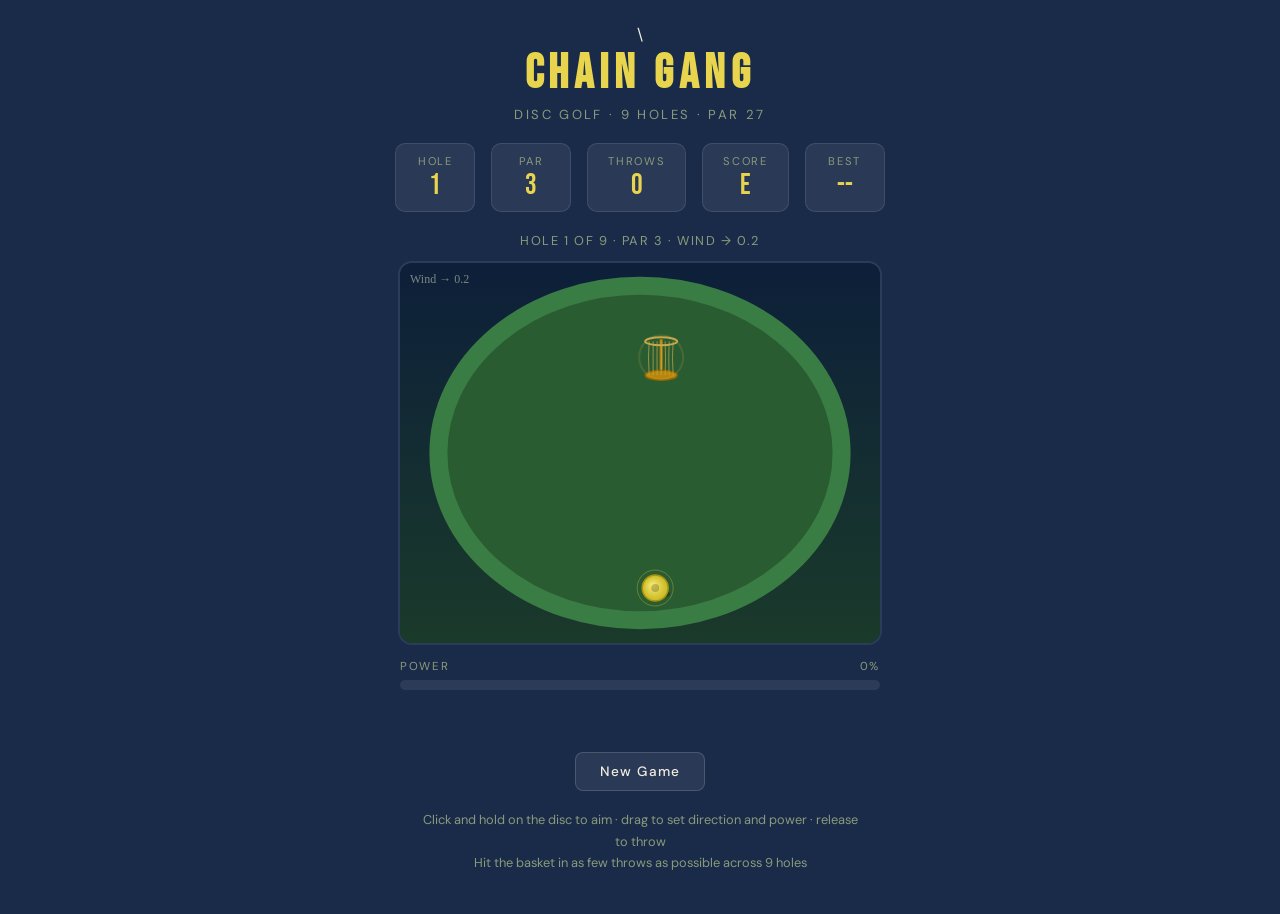
<file: app.html>
\<!DOCTYPE html>
<html lang="en">
<head>
  <meta charset="UTF-8"/>
  <meta name="viewport" content="width=device-width, initial-scale=1.0"/>
  <title>Chain Gang – Disc Golf Game</title>
  <link href="https://fonts.googleapis.com/css2?family=Bebas+Neue&family=DM+Sans:wght@300;400;500&display=swap" rel="stylesheet"/>
  <style>
    *, *::before, *::after { box-sizing: border-box; margin: 0; padding: 0; }

    :root {
      --green-dark: #1a3a1f;
      --green-mid:  #2d6a35;
      --green-light:#4a9e55;
      --fairway:    #3a7d44;
      --sky:        #1a2b4a;
      --chain:      #c8a84b;
      --disc:       #e8d44d;
      --basket:     #b8860b;
      --text:       #f0ede0;
      --muted:      #8a9a7a;
      --accent:     #e8d44d;
      --danger:     #e05c4b;
      --par-bg:     rgba(255,255,255,0.07);
    }

    body {
      background: var(--sky);
      font-family: 'DM Sans', sans-serif;
      color: var(--text);
      min-height: 100vh;
      display: flex;
      flex-direction: column;
      align-items: center;
      padding: 24px 16px 40px;
      overflow-x: hidden;
    }

    h1 {
      font-family: 'Bebas Neue', sans-serif;
      font-size: 3rem;
      letter-spacing: 0.12em;
      color: var(--accent);
      margin-bottom: 4px;
      text-align: center;
    }

    .subtitle {
      font-size: 0.82rem;
      letter-spacing: 0.18em;
      text-transform: uppercase;
      color: var(--muted);
      margin-bottom: 20px;
    }

    /* ── SCORECARD ── */
    .scorecard {
      display: flex;
      gap: 16px;
      margin-bottom: 20px;
      flex-wrap: wrap;
      justify-content: center;
    }

    .stat {
      background: var(--par-bg);
      border: 1px solid rgba(255,255,255,0.1);
      border-radius: 10px;
      padding: 10px 20px;
      text-align: center;
      min-width: 80px;
    }

    .stat-label {
      font-size: 0.7rem;
      letter-spacing: 0.15em;
      text-transform: uppercase;
      color: var(--muted);
      margin-bottom: 4px;
    }

    .stat-value {
      font-family: 'Bebas Neue', sans-serif;
      font-size: 1.8rem;
      color: var(--accent);
      line-height: 1;
    }

    .stat-value.good  { color: #6fcf6f; }
    .stat-value.bad   { color: var(--danger); }

    /* ── CANVAS ── */
    #gameCanvas {
      border-radius: 14px;
      border: 2px solid rgba(255,255,255,0.08);
      cursor: crosshair;
      display: block;
      max-width: 100%;
    }

    /* ── POWER BAR ── */
    .power-wrap {
      margin-top: 14px;
      width: 100%;
      max-width: 480px;
    }

    .power-label {
      font-size: 0.72rem;
      letter-spacing: 0.15em;
      text-transform: uppercase;
      color: var(--muted);
      margin-bottom: 6px;
      display: flex;
      justify-content: space-between;
    }

    .power-bar-bg {
      height: 10px;
      background: rgba(255,255,255,0.08);
      border-radius: 999px;
      overflow: hidden;
    }

    .power-bar-fill {
      height: 100%;
      border-radius: 999px;
      background: linear-gradient(90deg, #6fcf6f, #e8d44d, #e05c4b);
      width: 0%;
      transition: width 0.03s linear;
    }

    /* ── BUTTONS ── */
    .controls {
      display: flex;
      gap: 10px;
      margin-top: 16px;
      flex-wrap: wrap;
      justify-content: center;
    }

    button {
      font-family: 'DM Sans', sans-serif;
      font-size: 0.85rem;
      font-weight: 500;
      letter-spacing: 0.08em;
      padding: 10px 24px;
      border-radius: 8px;
      border: 1px solid rgba(255,255,255,0.15);
      background: rgba(255,255,255,0.07);
      color: var(--text);
      cursor: pointer;
      transition: background 0.15s, transform 0.1s;
    }

    button:hover  { background: rgba(255,255,255,0.14); }
    button:active { transform: scale(0.97); }
    button.primary {
      background: var(--accent);
      color: #1a1a1a;
      border-color: transparent;
      font-weight: 600;
    }
    button.primary:hover { background: #f0e060; }

    /* ── MESSAGE ── */
    #message {
      margin-top: 14px;
      font-family: 'Bebas Neue', sans-serif;
      font-size: 1.6rem;
      letter-spacing: 0.1em;
      color: var(--accent);
      min-height: 2rem;
      text-align: center;
    }

    /* ── HOLE INFO ── */
    .hole-info {
      margin-bottom: 12px;
      font-size: 0.8rem;
      letter-spacing: 0.12em;
      text-transform: uppercase;
      color: var(--muted);
      text-align: center;
    }

    .instructions {
      margin-top: 18px;
      font-size: 0.8rem;
      color: var(--muted);
      text-align: center;
      line-height: 1.7;
      max-width: 440px;
    }
  </style>
</head>
<body>

<h1>Chain Gang</h1>
<p class="subtitle">Disc Golf · 9 Holes · Par 27</p>

<div class="scorecard">
  <div class="stat">
    <div class="stat-label">Hole</div>
    <div class="stat-value" id="holeDisplay">1</div>
  </div>
  <div class="stat">
    <div class="stat-label">Par</div>
    <div class="stat-value" id="parDisplay">3</div>
  </div>
  <div class="stat">
    <div class="stat-label">Throws</div>
    <div class="stat-value" id="throwDisplay">0</div>
  </div>
  <div class="stat">
    <div class="stat-label">Score</div>
    <div class="stat-value" id="scoreDisplay">E</div>
  </div>
  <div class="stat">
    <div class="stat-label">Best</div>
    <div class="stat-value" id="bestDisplay">--</div>
  </div>
</div>

<div class="hole-info" id="holeInfo">Hole 1 of 9 &nbsp;·&nbsp; Click and drag to aim &nbsp;·&nbsp; Release to throw</div>

<canvas id="gameCanvas" width="480" height="380"></canvas>

<div class="power-wrap">
  <div class="power-label">
    <span>Power</span>
    <span id="powerPct">0%</span>
  </div>
  <div class="power-bar-bg">
    <div class="power-bar-fill" id="powerFill"></div>
  </div>
</div>

<div id="message"></div>

<div class="controls">
  <button onclick="newHole()" id="nextBtn" style="display:none" class="primary">Next Hole →</button>
  <button onclick="resetGame()" class="primary" id="restartBtn" style="display:none">Play Again</button>
  <button onclick="resetGame()">New Game</button>
</div>

<p class="instructions">
  Click and hold on the disc to aim · drag to set direction and power · release to throw<br>
  Hit the basket in as few throws as possible across 9 holes
</p>

<script>
const canvas = document.getElementById('gameCanvas');
const ctx = canvas.getContext('2d');

const W = canvas.width, H = canvas.height;

const HOLES = [
  { par: 3, dist: 160, obstacles: 0,  wind: 0.4 },
  { par: 3, dist: 200, obstacles: 1,  wind: 0.5 },
  { par: 3, dist: 180, obstacles: 1,  wind: 0.6 },
  { par: 3, dist: 220, obstacles: 2,  wind: 0.5 },
  { par: 3, dist: 190, obstacles: 1,  wind: 0.7 },
  { par: 3, dist: 240, obstacles: 2,  wind: 0.8 },
  { par: 3, dist: 170, obstacles: 0,  wind: 0.9 },
  { par: 3, dist: 210, obstacles: 2,  wind: 0.6 },
  { par: 3, dist: 230, obstacles: 3,  wind: 1.0 },
];

let hole, throws, totalScore, totalPar, bestScore;
let disc, basket, trees, wind;
let dragging, dragStart;
let animating, discVel, discPos, chainAnim, gameOver;
let holeScores = [];

function initBest() {
  bestScore = localStorage.getItem('cgBest') ? parseInt(localStorage.getItem('cgBest')) : null;
  updateBestDisplay();
}

function updateBestDisplay() {
  const el = document.getElementById('bestDisplay');
  if (bestScore === null) { el.textContent = '--'; el.className = 'stat-value'; }
  else {
    const diff = bestScore - 27;
    el.textContent = fmtScore(diff);
    el.className = 'stat-value ' + (diff < 0 ? 'good' : diff > 0 ? 'bad' : '');
  }
}

function fmtScore(diff) {
  if (diff === 0) return 'E';
  return (diff > 0 ? '+' : '') + diff;
}

function resetGame() {
  hole = 0; throws = 0; totalScore = 0; totalPar = 0;
  holeScores = [];
  gameOver = false;
  document.getElementById('nextBtn').style.display = 'none';
  document.getElementById('restartBtn').style.display = 'none';
  document.getElementById('message').textContent = '';
  initBest();
  setupHole();
}

function setupHole() {
  const h = HOLES[hole];
  basket = { x: W / 2 + (Math.random() - 0.5) * 80, y: 70 + Math.random() * 40 };
  disc   = { x: W / 2 + (Math.random() - 0.5) * 60, y: H - 55 };
  wind   = { x: (Math.random() - 0.5) * h.wind, y: (Math.random() - 0.5) * h.wind * 0.3 };

  trees = [];
  for (let i = 0; i < h.obstacles; i++) {
    let tx, ty, ok;
    let attempts = 0;
    do {
      ok = true;
      tx = 40 + Math.random() * (W - 80);
      ty = 120 + Math.random() * (H - 220);
      if (dist(tx, ty, basket.x, basket.y) < 60) ok = false;
      if (dist(tx, ty, disc.x, disc.y) < 60) ok = false;
      attempts++;
    } while (!ok && attempts < 30);
    trees.push({ x: tx, y: ty, r: 22 + Math.random() * 12 });
  }

  dragging = false; animating = false; chainAnim = false;
  discVel = { x: 0, y: 0 }; discPos = { ...disc };
  throws = 0;

  document.getElementById('holeDisplay').textContent = hole + 1;
  document.getElementById('parDisplay').textContent  = h.par;
  document.getElementById('throwDisplay').textContent = 0;
  document.getElementById('holeInfo').textContent =
    `Hole ${hole + 1} of 9 · Par ${h.par} · Wind ${wind.x > 0 ? '→' : '←'} ${Math.abs(wind.x).toFixed(1)}`;
  document.getElementById('message').textContent = '';
  document.getElementById('nextBtn').style.display = 'none';
  document.getElementById('restartBtn').style.display = 'none';

  updateScoreDisplay();
  draw();
}

function dist(ax, ay, bx, by) {
  return Math.sqrt((ax - bx) ** 2 + (ay - by) ** 2);
}

function getPos(e) {
  const r = canvas.getBoundingClientRect();
  const t = e.touches ? e.touches[0] : e;
  return { x: (t.clientX - r.left) * (W / r.width), y: (t.clientY - r.top) * (H / r.height) };
}

canvas.addEventListener('mousedown', startDrag);
canvas.addEventListener('touchstart', e => { e.preventDefault(); startDrag(e); }, { passive: false });
canvas.addEventListener('mousemove', onDrag);
canvas.addEventListener('touchmove', e => { e.preventDefault(); onDrag(e); }, { passive: false });
canvas.addEventListener('mouseup', endDrag);
canvas.addEventListener('touchend', e => { e.preventDefault(); endDrag(e); }, { passive: false });

function startDrag(e) {
  if (animating || chainAnim || gameOver) return;
  const p = getPos(e);
  if (dist(p.x, p.y, discPos.x, discPos.y) < 28) {
    dragging = true; dragStart = p;
    setPower(0);
  }
}

function onDrag(e) {
  if (!dragging) return;
  const p = getPos(e);
  const dx = dragStart.x - p.x, dy = dragStart.y - p.y;
  const power = Math.min(Math.sqrt(dx * dx + dy * dy) / 120, 1);
  setPower(power);
  draw(p);
}

function setPower(p) {
  document.getElementById('powerFill').style.width = (p * 100) + '%';
  document.getElementById('powerPct').textContent = Math.round(p * 100) + '%';
}

function endDrag(e) {
  if (!dragging) return;
  dragging = false;
  const p = e.changedTouches ? { x: (e.changedTouches[0].clientX - canvas.getBoundingClientRect().left) * (W / canvas.getBoundingClientRect().width), y: (e.changedTouches[0].clientY - canvas.getBoundingClientRect().top) * (H / canvas.getBoundingClientRect().height) } : getPos(e);
  const dx = dragStart.x - p.x, dy = dragStart.y - p.y;
  const len = Math.sqrt(dx * dx + dy * dy);
  if (len < 5) { draw(); return; }
  const power = Math.min(len / 120, 1);
  const speed = 4 + power * 10;
  discVel = { x: (dx / len) * speed, y: (dy / len) * speed };
  throws++;
  document.getElementById('throwDisplay').textContent = throws;
  setPower(0);
  animateDisc();
}

let animId;
function animateDisc() {
  animating = true;
  function step() {
    discPos.x += discVel.x + wind.x;
    discPos.y += discVel.y + wind.y;
    discVel.x *= 0.978;
    discVel.y *= 0.978;

    // tree collision
    for (const t of trees) {
      if (dist(discPos.x, discPos.y, t.x, t.y) < t.r + 9) {
        discVel.x = -discVel.x * 0.5 + (Math.random() - 0.5) * 1.5;
        discVel.y = -discVel.y * 0.5 + (Math.random() - 0.5) * 1.5;
        discPos.x += discVel.x * 2;
        discPos.y += discVel.y * 2;
        showMsg('Hit a tree!');
      }
    }

    // wall bounce
    if (discPos.x < 10) { discPos.x = 10; discVel.x = Math.abs(discVel.x) * 0.5; }
    if (discPos.x > W - 10) { discPos.x = W - 10; discVel.x = -Math.abs(discVel.x) * 0.5; }
    if (discPos.y < 10) { discPos.y = 10; discVel.y = Math.abs(discVel.y) * 0.5; }
    if (discPos.y > H - 10) { discPos.y = H - 10; discVel.y = -Math.abs(discVel.y) * 0.5; }

    const speed = Math.sqrt(discVel.x ** 2 + discVel.y ** 2);
    const inBasket = dist(discPos.x, discPos.y, basket.x, basket.y) < 22;

    draw();

    if (inBasket) {
      animating = false;
      cancelAnimationFrame(animId);
      discPos = { ...basket };
      startChainAnim();
      return;
    }

    if (speed < 0.25) {
      animating = false;
      draw();
      return;
    }

    animId = requestAnimationFrame(step);
  }
  animId = requestAnimationFrame(step);
}

let chainParticles = [];
function startChainAnim() {
  chainParticles = Array.from({ length: 14 }, (_, i) => ({
    angle: (i / 14) * Math.PI * 2,
    r: 0, speed: 1.5 + Math.random() * 2, life: 1
  }));
  chainAnim = true;
  animateChain();
}

function animateChain() {
  chainParticles.forEach(p => { p.r += p.speed; p.life -= 0.045; });
  chainParticles = chainParticles.filter(p => p.life > 0);
  draw();
  if (chainParticles.length > 0) {
    requestAnimationFrame(animateChain);
  } else {
    chainAnim = false;
    scoreHole();
  }
}

function scoreHole() {
  const h = HOLES[hole];
  const diff = throws - h.par;
  totalScore += throws;
  totalPar += h.par;
  holeScores.push(throws);
  updateScoreDisplay();

  let msg = '';
  if (throws === 1)           msg = 'Ace! Incredible!';
  else if (diff <= -2)        msg = 'Eagle!';
  else if (diff === -1)       msg = 'Birdie!';
  else if (diff === 0)        msg = 'Par — solid throw!';
  else if (diff === 1)        msg = 'Bogey.';
  else if (diff === 2)        msg = 'Double bogey.';
  else                        msg = 'Keep practicing!';
  showMsg(msg);

  if (hole < HOLES.length - 1) {
    document.getElementById('nextBtn').style.display = 'inline-block';
  } else {
    endGame();
  }
}

function endGame() {
  gameOver = true;
  const totalDiff = totalScore - totalPar;
  const msg = `Round over! ${fmtScore(totalDiff)} (${totalScore} throws)`;
  showMsg(msg);
  if (bestScore === null || totalScore < bestScore) {
    bestScore = totalScore;
    localStorage.setItem('cgBest', bestScore);
    updateBestDisplay();
    setTimeout(() => showMsg(msg + ' · New best!'), 100);
  }
  document.getElementById('restartBtn').style.display = 'inline-block';
  document.getElementById('nextBtn').style.display = 'none';
}

function newHole() {
  hole++;
  setupHole();
}

function updateScoreDisplay() {
  const el = document.getElementById('scoreDisplay');
  const diff = totalScore - totalPar;
  el.textContent = fmtScore(diff);
  el.className = 'stat-value ' + (diff < 0 ? 'good' : diff > 0 ? 'bad' : '');
}

function showMsg(txt) {
  document.getElementById('message').textContent = txt;
}

// ── DRAWING ──

function draw(dragCurrent) {
  ctx.clearRect(0, 0, W, H);

  drawCourse();
  drawTrees();
  drawWind();
  drawBasket();
  drawDisc(dragCurrent);
  drawChainParticles();
  if (dragging && dragCurrent) drawAimLine(dragCurrent);
}

function drawCourse() {
  // sky gradient
  const sky = ctx.createLinearGradient(0, 0, 0, H);
  sky.addColorStop(0, '#0d1f3a');
  sky.addColorStop(1, '#1a3a2a');
  ctx.fillStyle = sky;
  ctx.fillRect(0, 0, W, H);

  // fairway
  ctx.beginPath();
  ctx.ellipse(W / 2, H / 2, W * 0.42, H * 0.44, 0, 0, Math.PI * 2);
  ctx.fillStyle = '#2a5c32';
  ctx.fill();

  // rough
  ctx.strokeStyle = '#3a7d44';
  ctx.lineWidth = 18;
  ctx.stroke();
}

function drawTrees(t, index) {
  for (const t of trees) {
    // trunk
    ctx.beginPath();
    ctx.rect(t.x - 4, t.y - 4, 8, t.r * 0.8);
    ctx.fillStyle = '#5a3a1a';
    ctx.fill();
    // canopy layers
    for (let i = 0; i < 3; i++) {
      const radius = t.r * (1.1 - i * 0.2);
      const yoff = -i * t.r * 0.35;
      ctx.beginPath();
      ctx.arc(t.x, t.y + yoff - t.r * 0.2, radius, 0, Math.PI * 2);
      const g = ctx.createRadialGradient(t.x, t.y + yoff - t.r * 0.5, 2, t.x, t.y + yoff, radius);
      g.addColorStop(0, '#5ab060');
      g.addColorStop(1, '#1e5525');
      ctx.fillStyle = g;
      ctx.fill();
    }
  }
}

function drawWind() {
  const wx = wind.x, label = wx > 0 ? '→' : '←';
  ctx.font = '500 12px DM Sans';
  ctx.fillStyle = 'rgba(200,200,180,0.6)';
  ctx.textAlign = 'left';
  ctx.fillText(`Wind ${label} ${Math.abs(wx).toFixed(1)}`, 10, 20);
}

function drawBasket() {
  const { x, y } = basket;

  // pole
  ctx.beginPath();
  ctx.moveTo(x, y + 26); ctx.lineTo(x, y - 10);
  ctx.strokeStyle = '#b8860b'; ctx.lineWidth = 3; ctx.stroke();

  // basket
  ctx.beginPath();
  ctx.ellipse(x, y + 26, 16, 5, 0, 0, Math.PI * 2);
  ctx.fillStyle = '#b8860b'; ctx.fill();
  ctx.strokeStyle = '#8B6500'; ctx.lineWidth = 1.5; ctx.stroke();

  // chains
  for (let i = -3; i <= 3; i++) {
    const cx = x + i * 4;
    ctx.beginPath();
    ctx.moveTo(cx, y - 8);
    ctx.quadraticCurveTo(cx + (Math.random() - 0.5) * 3, y + 8, cx, y + 26);
    ctx.strokeStyle = 'rgba(200,168,75,0.7)'; ctx.lineWidth = 1; ctx.stroke();
  }

  // top ring
  ctx.beginPath();
  ctx.ellipse(x, y - 8, 16, 4, 0, 0, Math.PI * 2);
  ctx.strokeStyle = '#c8a84b'; ctx.lineWidth = 2; ctx.stroke();

  // target glow
  ctx.beginPath();
  ctx.arc(x, y + 8, 22, 0, Math.PI * 2);
  ctx.strokeStyle = 'rgba(200,168,75,0.18)'; ctx.lineWidth = 2; ctx.stroke();
}

function drawDisc(dragCurrent) {
  const { x, y } = discPos;
  const spinning = animating;

  // shadow
  ctx.beginPath();
  ctx.ellipse(x + 2, y + 6, 13, 4, 0, 0, Math.PI * 2);
  ctx.fillStyle = 'rgba(0,0,0,0.3)'; ctx.fill();

  // disc body
  const g = ctx.createRadialGradient(x - 3, y - 3, 1, x, y, 13);
  g.addColorStop(0, '#f5e870');
  g.addColorStop(1, '#c8b820');
  ctx.beginPath();
  ctx.arc(x, y, 13, 0, Math.PI * 2);
  ctx.fillStyle = g; ctx.fill();

  // rim
  ctx.beginPath();
  ctx.arc(x, y, 13, 0, Math.PI * 2);
  ctx.strokeStyle = '#a89010'; ctx.lineWidth = 1.5; ctx.stroke();

  // center dot
  ctx.beginPath();
  ctx.arc(x, y, 4, 0, Math.PI * 2);
  ctx.fillStyle = 'rgba(0,0,0,0.2)'; ctx.fill();

  // flight trail
  if (animating) {
    ctx.beginPath();
    ctx.arc(x - discVel.x * 4, y - discVel.y * 4, 6, 0, Math.PI * 2);
    ctx.fillStyle = 'rgba(232,212,77,0.2)'; ctx.fill();
    ctx.beginPath();
    ctx.arc(x - discVel.x * 8, y - discVel.y * 8, 3, 0, Math.PI * 2);
    ctx.fillStyle = 'rgba(232,212,77,0.1)'; ctx.fill();
  }

  // hover ring when not animating
  if (!animating && !chainAnim) {
    ctx.beginPath();
    ctx.arc(x, y, 18, 0, Math.PI * 2);
    ctx.strokeStyle = 'rgba(232,212,77,0.3)'; ctx.lineWidth = 1; ctx.stroke();
  }
}

function drawAimLine(cursor) {
  const dx = discPos.x - cursor.x, dy = discPos.y - cursor.y;
  const len = Math.sqrt(dx * dx + dy * dy);
  const power = Math.min(len / 120, 1);
  const ux = dx / len, uy = dy / len;

  ctx.setLineDash([6, 4]);
  ctx.beginPath();
  ctx.moveTo(discPos.x, discPos.y);
  ctx.lineTo(discPos.x + ux * 60 * power, discPos.y + uy * 60 * power);
  ctx.strokeStyle = `rgba(232,212,77,${0.3 + power * 0.5})`;
  ctx.lineWidth = 1.5; ctx.stroke();
  ctx.setLineDash([]);

  // arrowhead
  const ex = discPos.x + ux * 60 * power, ey = discPos.y + uy * 60 * power;
  ctx.beginPath();
  ctx.moveTo(ex, ey);
  ctx.lineTo(ex - ux * 10 + uy * 5, ey - uy * 10 - ux * 5);
  ctx.lineTo(ex - ux * 10 - uy * 5, ey - uy * 10 + ux * 5);
  ctx.closePath();
  ctx.fillStyle = `rgba(232,212,77,${0.4 + power * 0.5})`;
  ctx.fill();
}

function drawChainParticles() {
  for (const p of chainParticles) {
    const px = basket.x + Math.cos(p.angle) * p.r;
    const py = basket.y + Math.sin(p.angle) * p.r;
    ctx.beginPath();
    ctx.arc(px, py, 2.5, 0, Math.PI * 2);
    ctx.fillStyle = `rgba(200,168,75,${p.life})`;
    ctx.fill();
  }
}

// init
initBest();
resetGame();
</script>
</body>
</html>
</file>
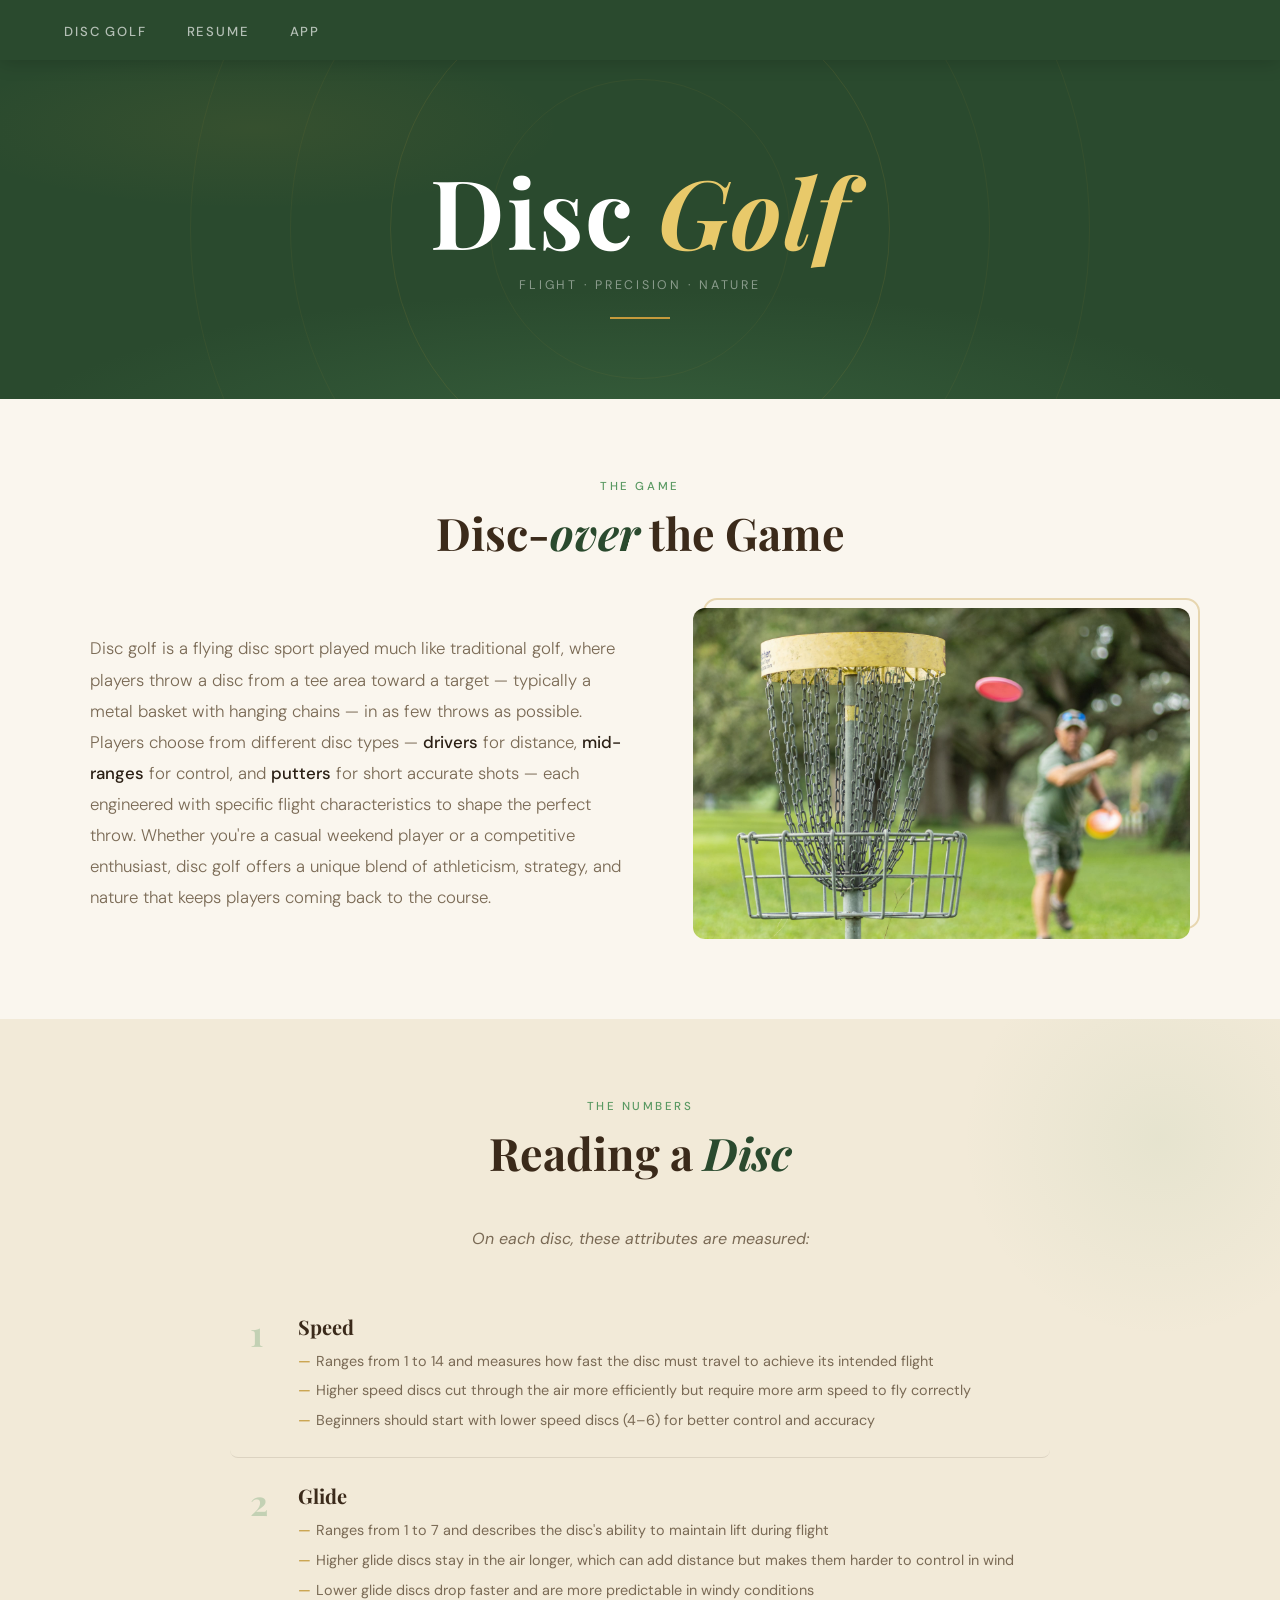
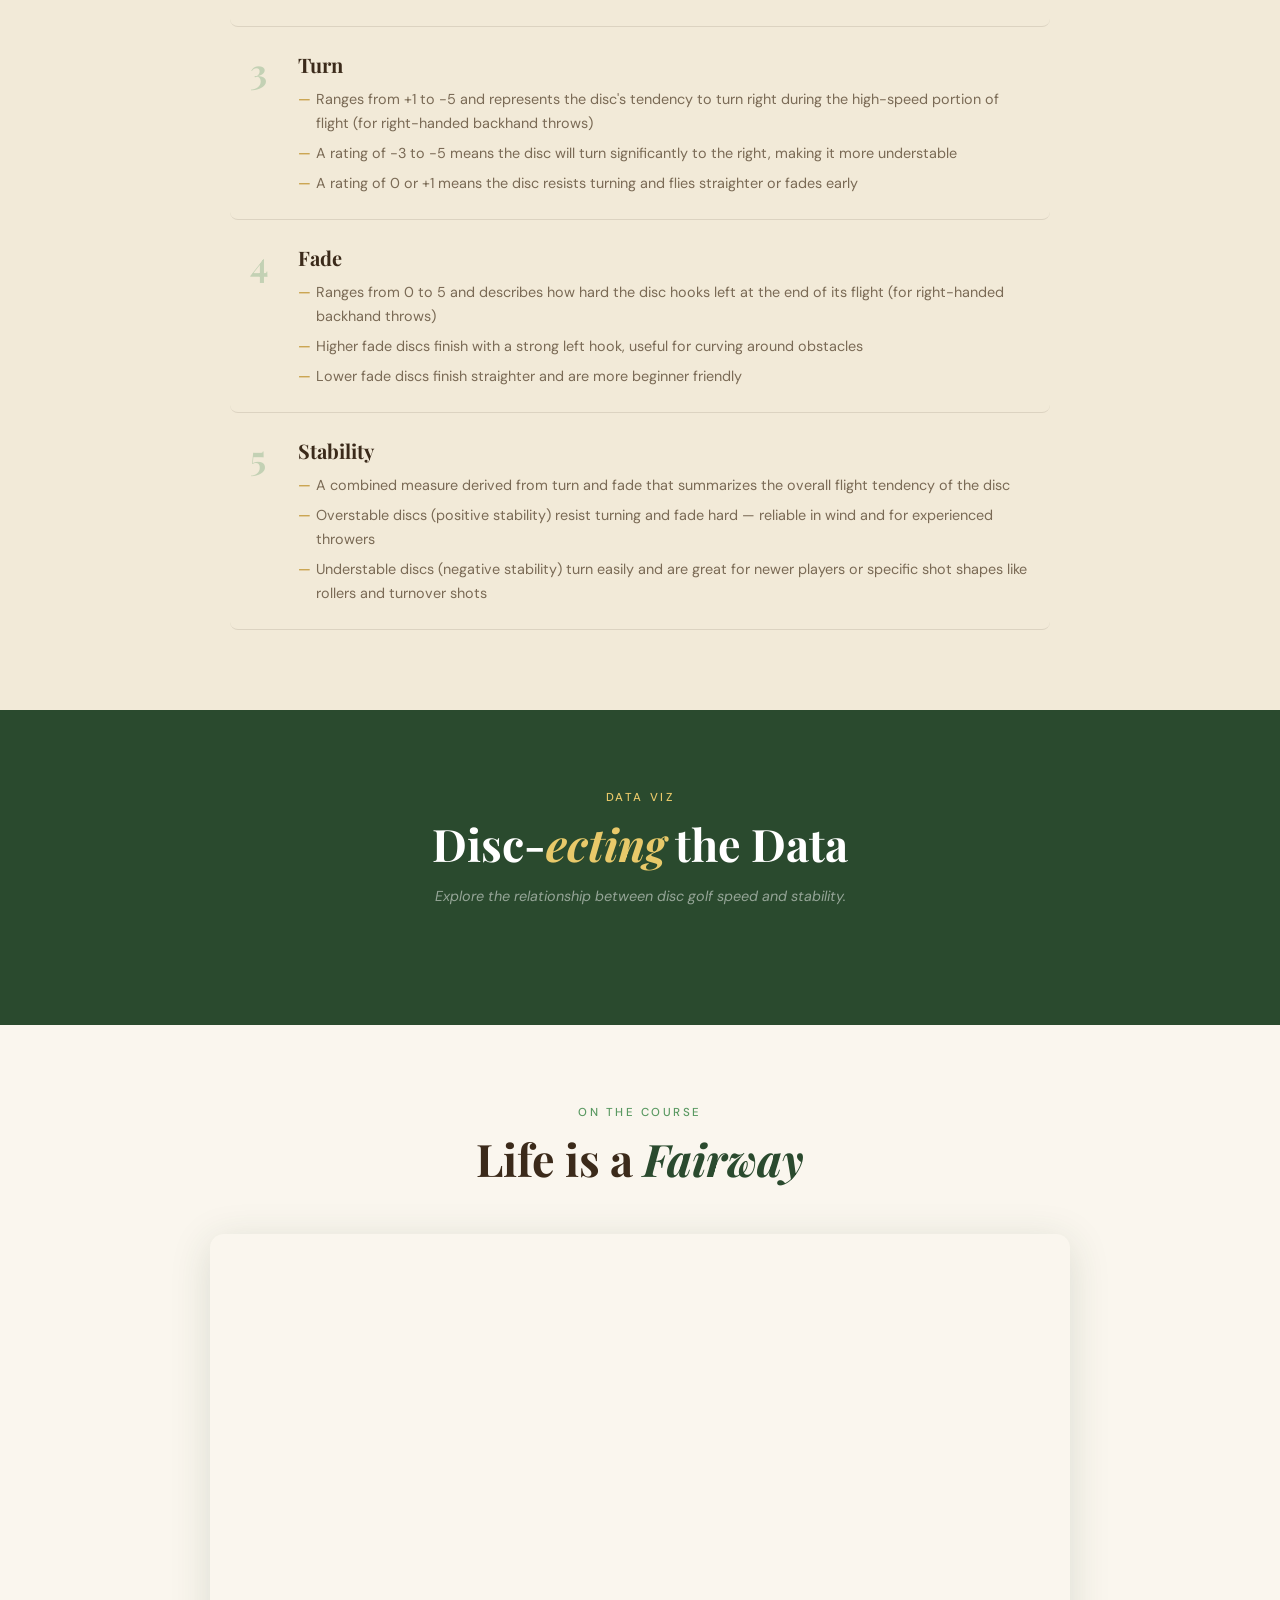
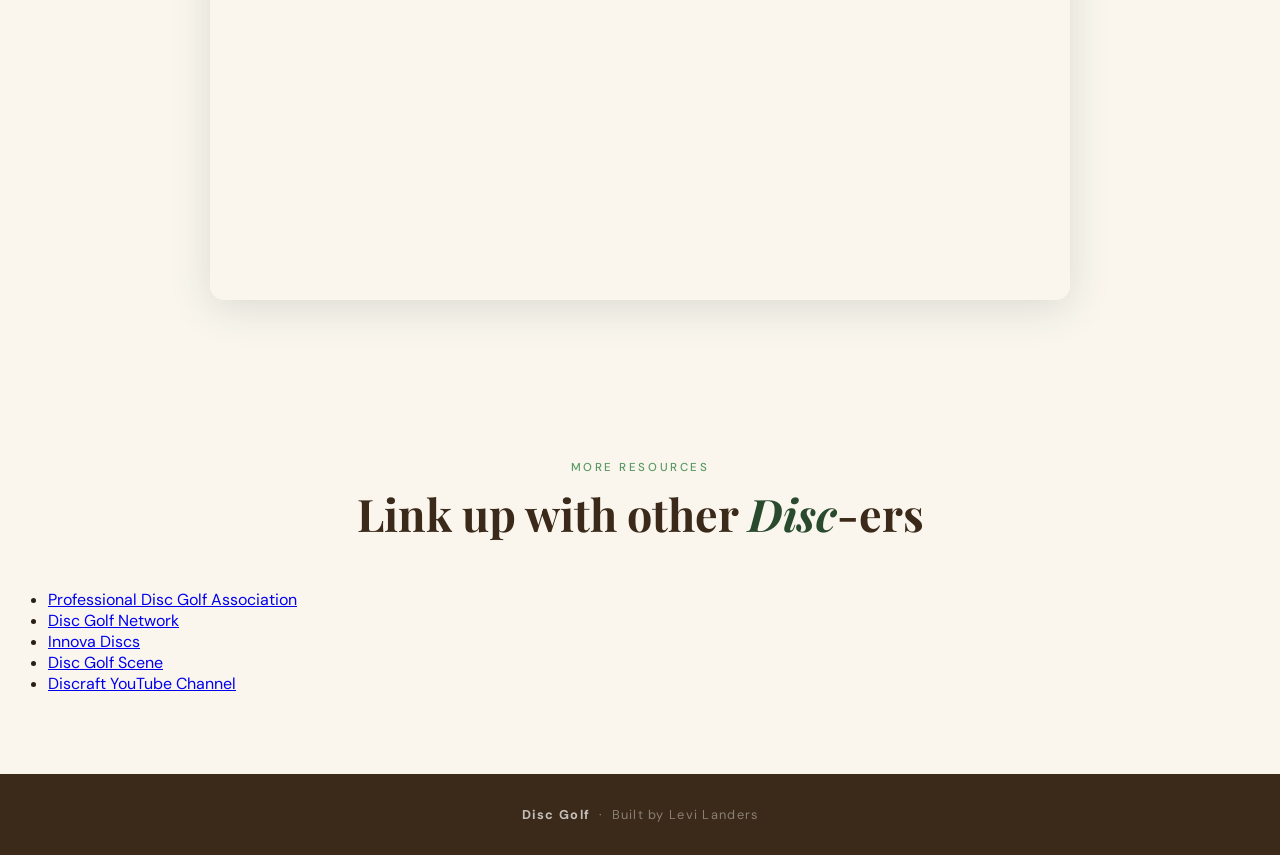
<file: fromscratch.html>
<!DOCTYPE html>
<html lang="en">
<head>
  <meta charset="UTF-8"/>
  <meta name="viewport" content="width=device-width, initial-scale=1.0"/>
  <title>Disc Golf</title>
  <link href="https://fonts.googleapis.com/css2?family=Playfair+Display:ital,wght@0,400;0,700;1,400&family=DM+Sans:wght@300;400;500&display=swap" rel="stylesheet"/>
  <link rel="stylesheet" href="css/mystyles.css"/>
</head>
<body>
<!-- NAV -->
<nav>
  <ul>
    <li><a href="#">Disc Golf</a></li>
    <li><a href="index.html">Resume</a></li>
    <li><a href="app.html">App</a></li>
  </ul>
</nav>

<!-- HERO -->
<div class="hero">
  <div class="hero-ring" style="width:300px;height:300px;"></div>
  <div class="hero-ring" style="width:700px;height:700px;"></div>
  <div class="hero-ring" style="width:900px;height:900px;"></div>
  <h1>Disc <em>Golf</em></h1>
  <p class="hero-sub">Flight · Precision · Nature</p>
  <div class="hero-divider"></div>
</div>

<!-- INTRO -->
<section class="intro-section">
  <p class="section-label fade-in">The Game</p>
  <h2 class="section-title fade-in">Disc-<em>over</em> the Game</h2>
  <div class="split fade-in">
    <div class="split-text">
      <p>
        Disc golf is a flying disc sport played much like traditional golf, where players throw a disc from a tee area toward a target — typically a metal basket with hanging chains — in as few throws as possible. Players choose from different disc types — <strong>drivers</strong> for distance, <strong>mid-ranges</strong> for control, and <strong>putters</strong> for short accurate shots — each engineered with specific flight characteristics to shape the perfect throw. Whether you're a casual weekend player or a competitive enthusiast, disc golf offers a unique blend of athleticism, strategy, and nature that keeps players coming back to the course.
      </p>
    </div>
    <div class="split-image">
      <img src="assets/img/discover-disc.jpeg" alt="Man playing disc golf"/>
    </div>
  </div>
</section>

<!-- FLIGHT NUMBERS -->
<section class="numbers-section">
  <p class="section-label fade-in">The Numbers</p>
  <h2 class="section-title fade-in">Reading a <em>Disc</em></h2>
  <p class="intro-line fade-in">On each disc, these attributes are measured:</p>

  <ol class="numbers-grid" style="list-style:none;">
    <li class="number-card fade-in">
      <span class="number-index">1</span>
      <div class="number-content">
        <div class="number-name">Speed</div>
        <ul class="number-bullets">
          <li>Ranges from 1 to 14 and measures how fast the disc must travel to achieve its intended flight</li>
          <li>Higher speed discs cut through the air more efficiently but require more arm speed to fly correctly</li>
          <li>Beginners should start with lower speed discs (4–6) for better control and accuracy</li>
        </ul>
      </div>
    </li>

    <li class="number-card fade-in">
      <span class="number-index">2</span>
      <div class="number-content">
        <div class="number-name">Glide</div>
        <ul class="number-bullets">
          <li>Ranges from 1 to 7 and describes the disc's ability to maintain lift during flight</li>
          <li>Higher glide discs stay in the air longer, which can add distance but makes them harder to control in wind</li>
          <li>Lower glide discs drop faster and are more predictable in windy conditions</li>
        </ul>
      </div>
    </li>

    <li class="number-card fade-in">
      <span class="number-index">3</span>
      <div class="number-content">
        <div class="number-name">Turn</div>
        <ul class="number-bullets">
          <li>Ranges from +1 to -5 and represents the disc's tendency to turn right during the high-speed portion of flight (for right-handed backhand throws)</li>
          <li>A rating of -3 to -5 means the disc will turn significantly to the right, making it more understable</li>
          <li>A rating of 0 or +1 means the disc resists turning and flies straighter or fades early</li>
        </ul>
      </div>
    </li>

    <li class="number-card fade-in">
      <span class="number-index">4</span>
      <div class="number-content">
        <div class="number-name">Fade</div>
        <ul class="number-bullets">
          <li>Ranges from 0 to 5 and describes how hard the disc hooks left at the end of its flight (for right-handed backhand throws)</li>
          <li>Higher fade discs finish with a strong left hook, useful for curving around obstacles</li>
          <li>Lower fade discs finish straighter and are more beginner friendly</li>
        </ul>
      </div>
    </li>

    <li class="number-card fade-in">
      <span class="number-index">5</span>
      <div class="number-content">
        <div class="number-name">Stability</div>
        <ul class="number-bullets">
          <li>A combined measure derived from turn and fade that summarizes the overall flight tendency of the disc</li>
          <li>Overstable discs (positive stability) resist turning and fade hard — reliable in wind and for experienced throwers</li>
          <li>Understable discs (negative stability) turn easily and are great for newer players or specific shot shapes like rollers and turnover shots</li>
        </ul>
      </div>
    </li>
  </ol>
</section>

<!-- CHART -->
<section class="chart-section">
  <p class="section-label fade-in">Data Viz</p>
  <h2 class="section-title fade-in">Disc-<em>ecting</em> the Data</h2>
  <p class="chart-subtitle fade-in">Explore the relationship between disc golf speed and stability.</p>
  <div class="tableau-wrap fade-in">
    <div class='tableauPlaceholder' id='viz1776204526041' style='position:relative'>
      <noscript>
        <a href='#'><img alt='Disc Golf Speed to Stability' src='https://public.tableau.com/static/images/Di/DiscGolfSpeedtoStability/Sheet1/1_rss.png' style='border:none'/></a>
      </noscript>
      <object class='tableauViz' style='display:none;'>
        <param name='host_url' value='https%3A%2F%2Fpublic.tableau.com%2F'/>
        <param name='embed_code_version' value='3'/>
        <param name='site_root' value=''/>
        <param name='name' value='DiscGolfSpeedtoStability/Sheet1'/>
        <param name='tabs' value='no'/>
        <param name='toolbar' value='yes'/>
        <param name='static_image' value='https://public.tableau.com/static/images/Di/DiscGolfSpeedtoStability/Sheet1/1.png'/>
        <param name='animate_transition' value='yes'/>
        <param name='display_static_image' value='yes'/>
        <param name='display_spinner' value='yes'/>
        <param name='display_overlay' value='yes'/>
        <param name='display_count' value='yes'/>
        <param name='language' value='en-US'/>
        <param name='filter' value='publish=yes'/>
      </object>
    </div>
    <script type='text/javascript'>
      var divElement = document.getElementById('viz1776204526041');
      var vizElement = divElement.getElementsByTagName('object')[0];
      vizElement.style.width='1000px';
      vizElement.style.height='800px';
      var scriptElement = document.createElement('script');
      scriptElement.src = 'https://public.tableau.com/javascripts/api/viz_v1.js';
      vizElement.parentNode.insertBefore(scriptElement, vizElement);
    </script>
  </div>
</section>

<!-- VIDEO -->
<section class="video-section">
  <p class="section-label fade-in">On the Course</p>
  <h2 class="section-title fade-in">Life is a <em>Fairway</em></h2>
  <div class="video-wrap fade-in">
    <iframe
      src="https://www.youtube.com/embed/_vKGDDRXXQc?si=8Ac2lQK_gavW0mwc"
      title="YouTube video player"
      allow="accelerometer; autoplay; clipboard-write; encrypted-media; gyroscope; picture-in-picture; web-share"
      referrerpolicy="strict-origin-when-cross-origin"
      allowfullscreen>
    </iframe>
  </div>
</section>

<section class="number-section">
  <p class="section-label fade-in">More Resources</p>
  <h2 class="section-title fade-in">Link up with other <em>Disc</em>-ers</h2>
    <ul class="resources-list fade-in">
        <li><a href="https://www.pdga.com/">Professional Disc Golf Association</a></li>
        <li><a href="https://www.discgolfnetwork.com/">Disc Golf Network</a></li>
        <li><a href="https://www.innovadiscs.com/">Innova Discs</a></li>
        <li><a href="https://www.discgolfscene.com/">Disc Golf Scene</a></li>
        <li><a href="https://www.youtube.com/user/Discraft">Discraft YouTube Channel</a></li>
</section>

<!-- FOOTER -->
<footer>
  <strong>Disc Golf</strong> &nbsp;·&nbsp; Built by Levi Landers
</footer>

<script>
  const observer = new IntersectionObserver((entries) => {
    entries.forEach((entry, i) => {
      if (entry.isIntersecting) {
        setTimeout(() => entry.target.classList.add('visible'), i * 80);
        observer.unobserve(entry.target);
      }
    });
  }, { threshold: 0.1 });

  document.querySelectorAll('.fade-in').forEach(el => observer.observe(el));
</script>

</body>
</html>
</file>
<file: css/mystyles.css>
:root {
      --cream:      #faf6ee;
      --warm:       #f2ead8;
      --bark:       #3b2a1a;
      --forest:     #2a4a2e;
      --forest-mid: #3d6b43;
      --forest-light:#5a9962;
      --gold:       #c49a3c;
      --gold-light: #e8c96a;
      --text:       #2a1f14;
      --muted:      #7a6a55;
      --border:     rgba(58,42,26,0.12);
    }

    *, *::before, *::after { box-sizing: border-box; margin: 0; padding: 0; }

    html { scroll-behavior: smooth; }

    body {
      font-family: 'DM Sans', sans-serif;
      background: var(--cream);
      color: var(--text);
      overflow-x: hidden;
    }

    /* ── NAV ── */
    nav {
      position: sticky;
      top: 0;
      z-index: 100;
      background: var(--forest);
      padding: 0 48px;
      display: flex;
      align-items: center;
      height: 60px;
      box-shadow: 0 2px 20px rgba(0,0,0,0.18);
    }

    nav ul {
      list-style: none;
      display: flex;
      gap: 8px;
      padding: 0;
    }

    nav ul li a {
      text-decoration: none;
      font-size: 0.82rem;
      font-weight: 500;
      letter-spacing: 0.14em;
      text-transform: uppercase;
      color: rgba(255,255,255,0.65);
      padding: 8px 16px;
      border-radius: 6px;
      transition: color 0.2s, background 0.2s;
    }

    nav ul li a:hover {
      color: var(--gold-light);
      background: rgba(255,255,255,0.07);
    }

    /* ── HERO ── */
    .hero {
      position: relative;
      background: var(--forest);
      padding: 100px 48px 80px;
      text-align: center;
      overflow: hidden;
    }

    .hero::before {
      content: '';
      position: absolute;
      inset: 0;
      background:
        radial-gradient(ellipse 70% 60% at 50% 110%, rgba(90,153,98,0.25) 0%, transparent 70%),
        radial-gradient(ellipse 40% 40% at 20% 20%, rgba(196,154,60,0.08) 0%, transparent 60%);
      pointer-events: none;
    }

    /* decorative rings */
    .hero::after {
      content: '';
      position: absolute;
      width: 500px; height: 500px;
      border-radius: 50%;
      border: 1px solid rgba(196,154,60,0.12);
      top: 50%; left: 50%;
      transform: translate(-50%, -50%);
      pointer-events: none;
    }

    .hero-ring {
      position: absolute;
      border-radius: 50%;
      border: 1px solid rgba(196,154,60,0.07);
      top: 50%; left: 50%;
      transform: translate(-50%, -50%);
      pointer-events: none;
    }

    .hero h1 {
      font-family: 'Playfair Display', serif;
      font-size: clamp(3rem, 8vw, 6rem);
      font-weight: 700;
      color: #fff;
      letter-spacing: 0.02em;
      line-height: 1.05;
      position: relative;
    }

    .hero h1 em {
      color: var(--gold-light);
      font-style: italic;
    }

    .hero-sub {
      margin-top: 16px;
      font-size: 0.78rem;
      letter-spacing: 0.22em;
      text-transform: uppercase;
      color: rgba(255,255,255,0.45);
      position: relative;
    }

    .hero-divider {
      width: 60px;
      height: 2px;
      background: var(--gold);
      margin: 24px auto 0;
      position: relative;
    }

    /* ── SECTIONS ── */
    section {
      padding: 80px 48px;
    }

    .section-label {
      font-size: 0.72rem;
      letter-spacing: 0.22em;
      text-transform: uppercase;
      color: var(--forest-light);
      font-weight: 500;
      text-align: center;
      margin-bottom: 12px;
    }

    .section-title {
      font-family: 'Playfair Display', serif;
      font-size: clamp(1.8rem, 4vw, 2.8rem);
      font-weight: 700;
      text-align: center;
      color: var(--bark);
      line-height: 1.2;
      margin-bottom: 48px;
    }

    .section-title em {
      color: var(--forest);
      font-style: italic;
    }

    /* ── INTRO SPLIT ── */
    .intro-section { background: var(--cream); }

    .split {
      display: flex;
      align-items: center;
      gap: 56px;
      max-width: 1100px;
      margin: 0 auto;
    }

    .split-text {
      flex: 1.1;
    }

    .split-text p {
      font-size: 1.05rem;
      line-height: 1.85;
      color: var(--muted);
      font-weight: 300;
    }

    .split-text p strong {
      color: var(--text);
      font-weight: 500;
    }

    .split-image {
      flex: 1;
      position: relative;
    }

    .split-image::before {
      content: '';
      position: absolute;
      inset: -10px -10px 10px 10px;
      border: 2px solid var(--gold);
      border-radius: 14px;
      opacity: 0.35;
      transition: opacity 0.3s;
    }

    .split-image:hover::before { opacity: 0.65; }

    .split-image img {
      width: 100%;
      border-radius: 12px;
      display: block;
      filter: saturate(0.9);
      transition: filter 0.4s, transform 0.4s;
    }

    .split-image:hover img {
      filter: saturate(1.1);
      transform: scale(1.01);
    }

    /* ── FLIGHT NUMBERS ── */
    .numbers-section {
      background: var(--warm);
      position: relative;
      overflow: hidden;
    }

    .numbers-section::before {
      content: '';
      position: absolute;
      top: -80px; right: -80px;
      width: 400px; height: 400px;
      border-radius: 50%;
      background: radial-gradient(circle, rgba(90,153,98,0.08) 0%, transparent 70%);
      pointer-events: none;
    }

    .intro-line {
      text-align: center;
      font-size: 1rem;
      color: var(--muted);
      margin-bottom: 40px;
      font-style: italic;
    }

    .numbers-grid {
      max-width: 820px;
      margin: 0 auto;
      display: flex;
      flex-direction: column;
      gap: 0;
      counter-reset: disc-nums;
    }

    .number-card {
      display: flex;
      gap: 0;
      border-bottom: 1px solid var(--border);
      padding: 28px 0;
      align-items: flex-start;
      transition: background 0.2s;
      border-radius: 8px;
      padding: 24px 20px;
      cursor: default;
    }

    .number-card:hover {
      background: rgba(42,74,46,0.04);
    }

    .number-index {
      font-family: 'Playfair Display', serif;
      font-size: 2.2rem;
      font-weight: 700;
      color: var(--forest-light);
      opacity: 0.3;
      min-width: 48px;
      line-height: 1;
      margin-top: 2px;
      transition: opacity 0.2s;
    }

    .number-card:hover .number-index { opacity: 0.7; }

    .number-content { flex: 1; }

    .number-name {
      font-family: 'Playfair Display', serif;
      font-size: 1.25rem;
      font-weight: 700;
      color: var(--bark);
      margin-bottom: 10px;
    }

    .number-bullets {
      list-style: none;
      padding: 0;
      display: flex;
      flex-direction: column;
      gap: 6px;
    }

    .number-bullets li {
      font-size: 0.9rem;
      line-height: 1.65;
      color: var(--muted);
      padding-left: 18px;
      position: relative;
    }

    .number-bullets li::before {
      content: '—';
      position: absolute;
      left: 0;
      color: var(--gold);
      font-weight: 500;
    }

    /* ── CHART ── */
    .chart-section {
      background: var(--forest);
      color: #fff;
      text-align: center;
    }

    .chart-section .section-label { color: var(--gold-light); opacity: 0.7; }
    .chart-section .section-title { color: #fff; }
    .chart-section .section-title em { color: var(--gold-light); }

    .chart-subtitle {
      font-size: 0.9rem;
      color: rgba(255,255,255,0.5);
      font-style: italic;
      margin-bottom: 40px;
      margin-top: -32px;
    }

    .tableau-wrap {
      width: 1000px;
      max-width: 100%;
      margin: 0 auto;
      border-radius: 12px;
      overflow: hidden;
      box-shadow: 0 8px 40px rgba(0,0,0,0.3);
    }

    /* ── VIDEO ── */
    .video-section {
      background: var(--cream);
      text-align: center;
    }

    .video-wrap {
      position: relative;
      padding-bottom: 56.25%;
      height: 0;
      overflow: hidden;
      max-width: 860px;
      margin: 0 auto;
      border-radius: 14px;
      overflow: hidden;
      box-shadow: 0 8px 40px rgba(42,74,46,0.15);
      transition: box-shadow 0.3s, transform 0.3s;
    }

    .video-wrap:hover {
      box-shadow: 0 16px 56px rgba(42,74,46,0.25);
      transform: translateY(-3px);
    }

    .video-wrap iframe {
      position: absolute;
      top: 0; left: 0;
      width: 100%; height: 100%;
      border: none;
    }

    /* ── FOOTER ── */
    footer {
      background: var(--bark);
      color: rgba(255,255,255,0.4);
      text-align: center;
      padding: 32px 48px;
      font-size: 0.8rem;
      letter-spacing: 0.1em;
    }

    footer strong { color: rgba(255,255,255,0.7); }

    /* ── SCROLL FADE-IN ── */
    .fade-in {
      opacity: 0;
      transform: translateY(28px);
      transition: opacity 0.7s ease, transform 0.7s ease;
    }
    .fade-in.visible {
      opacity: 1;
      transform: none;
    }

    /* ── RESPONSIVE ── */
    @media (max-width: 768px) {
      nav { padding: 0 20px; }
      section { padding: 60px 24px; }
      .split { flex-direction: column; gap: 32px; }
      .hero { padding: 70px 24px 60px; }
      .tableau-wrap { overflow-x: auto; }
    }
</file>
